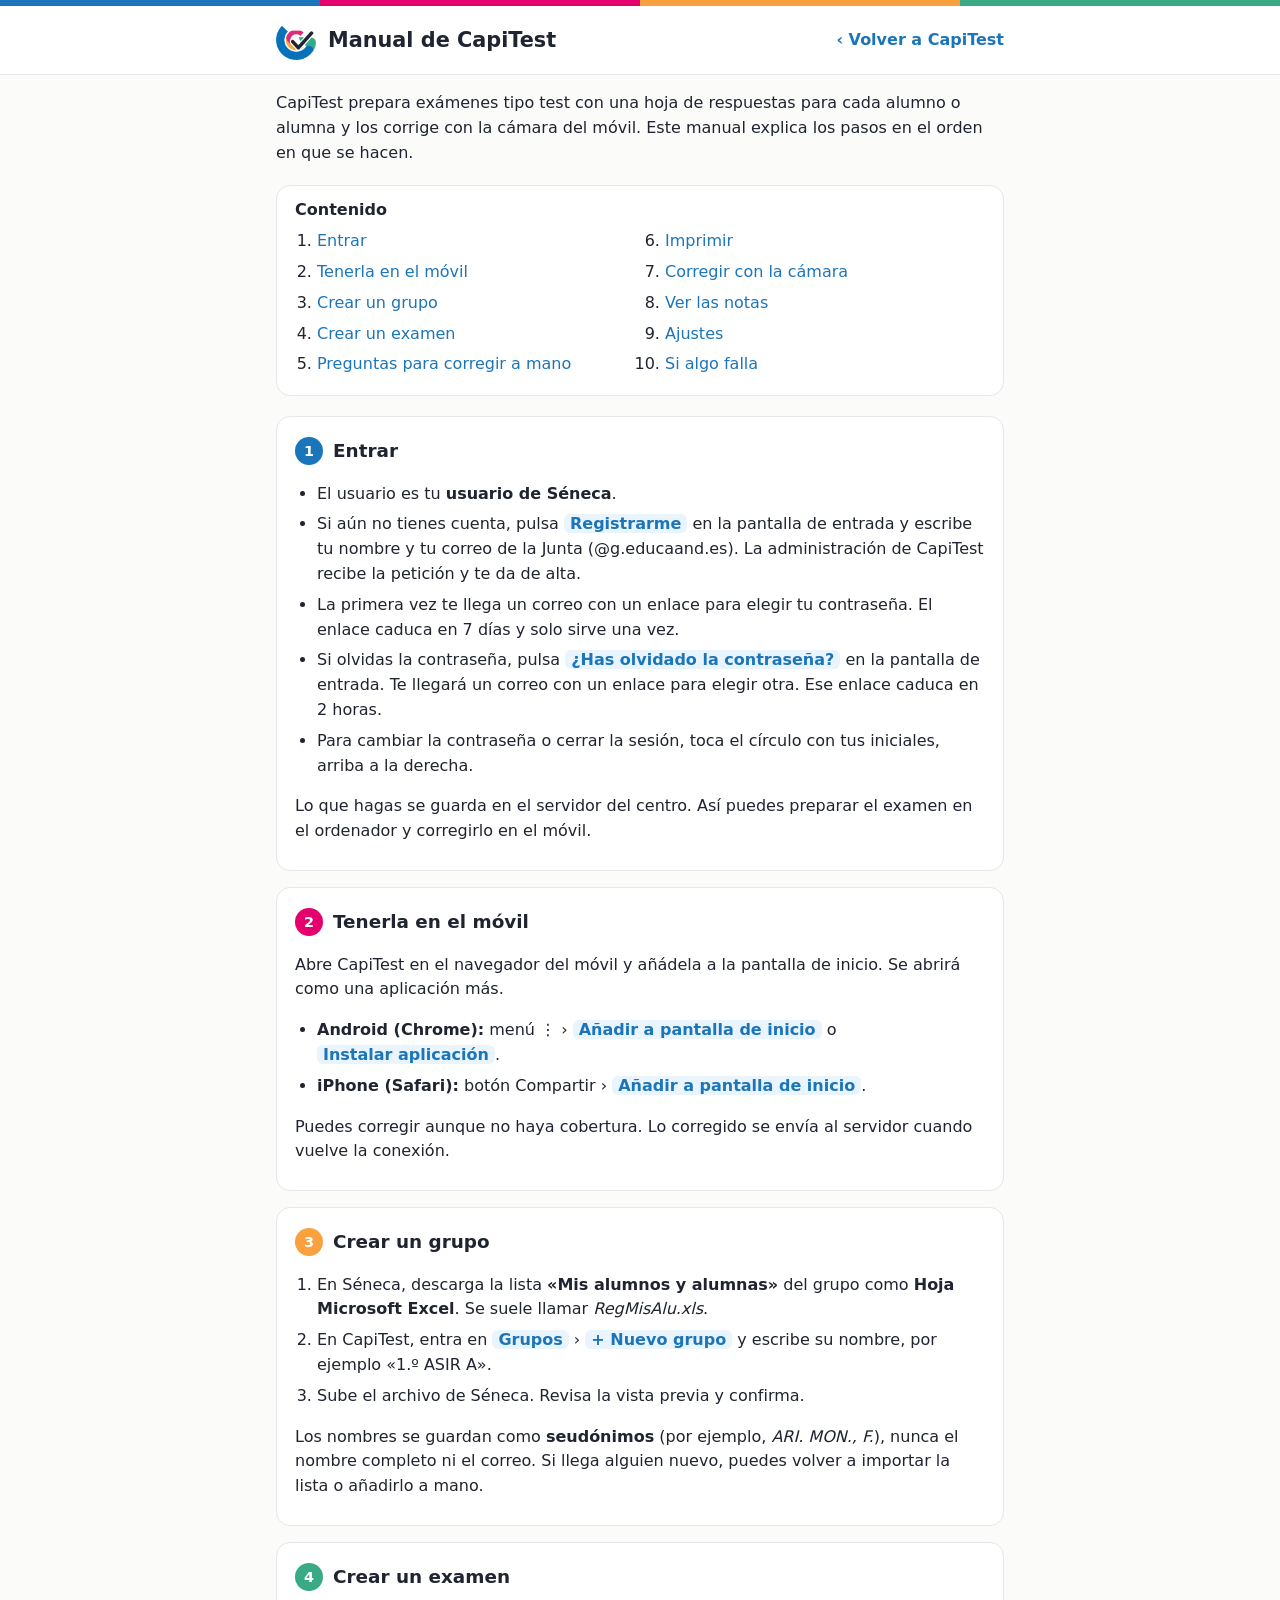
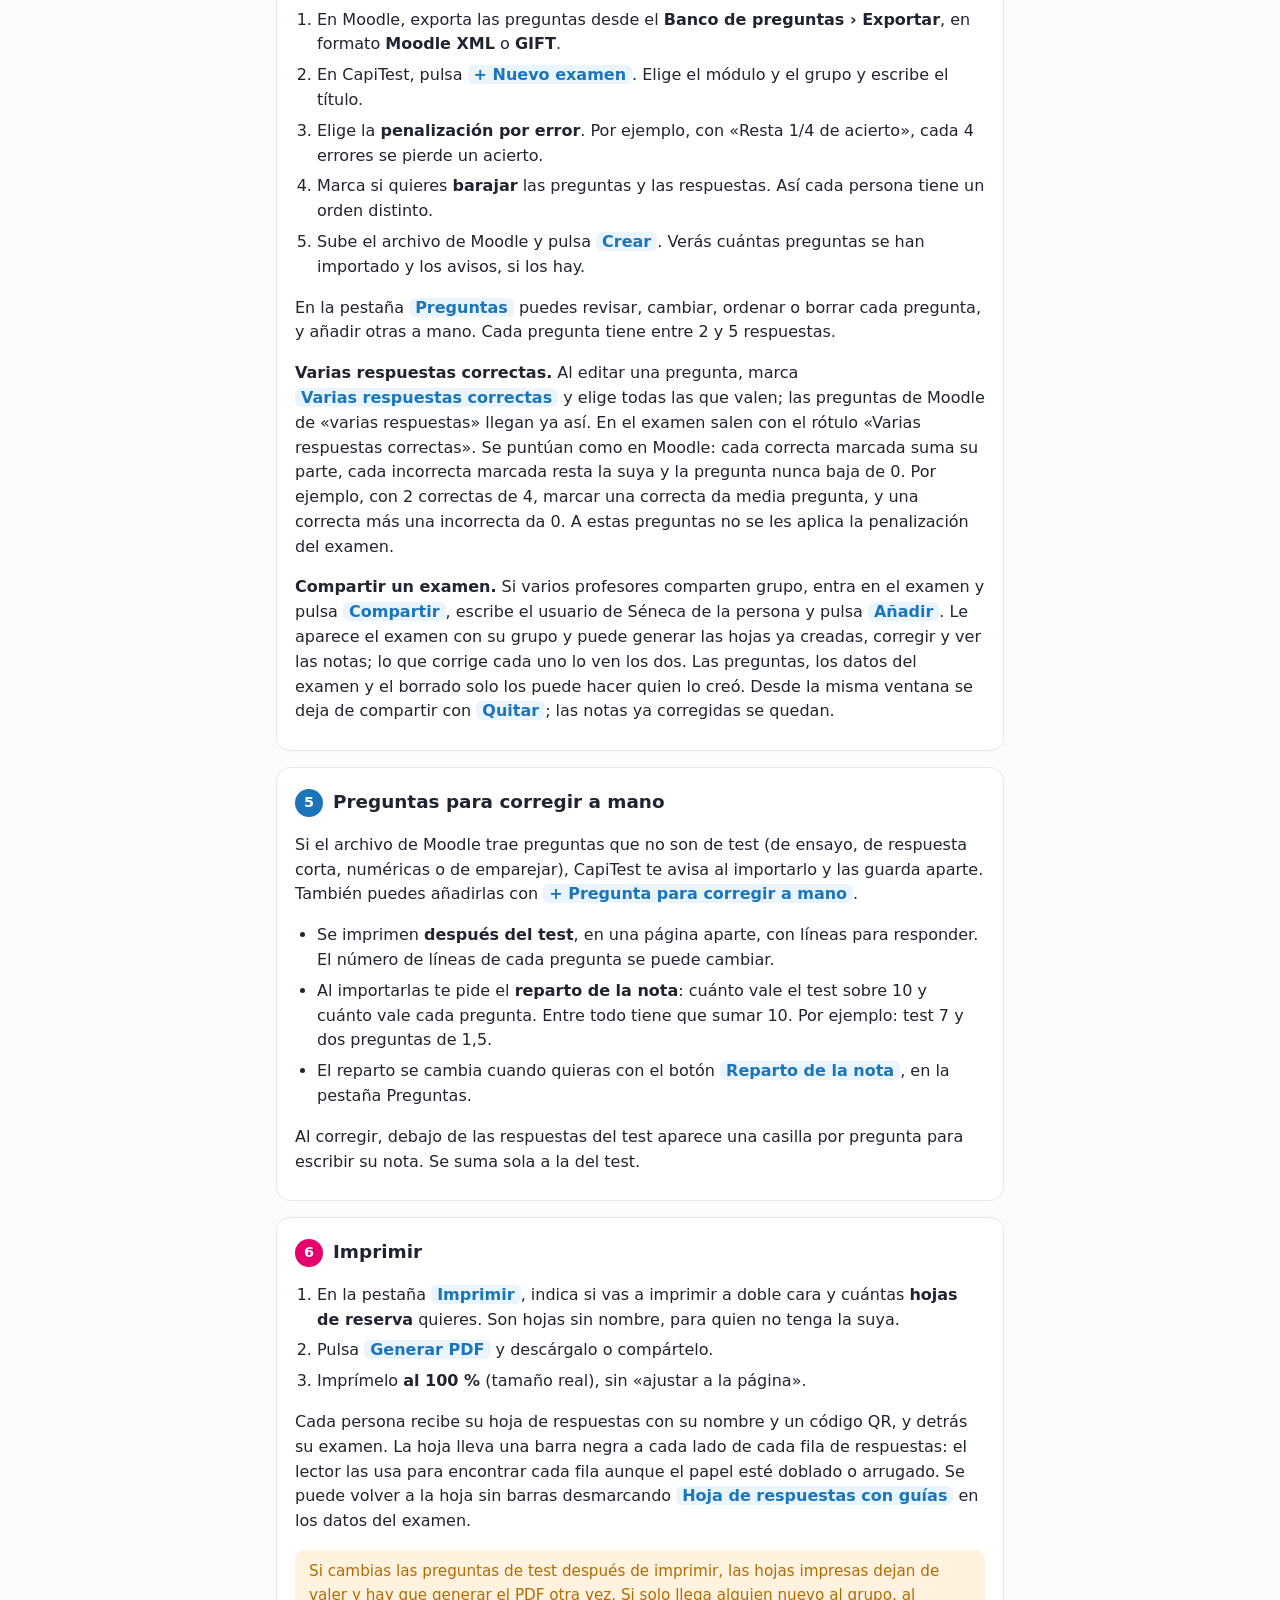
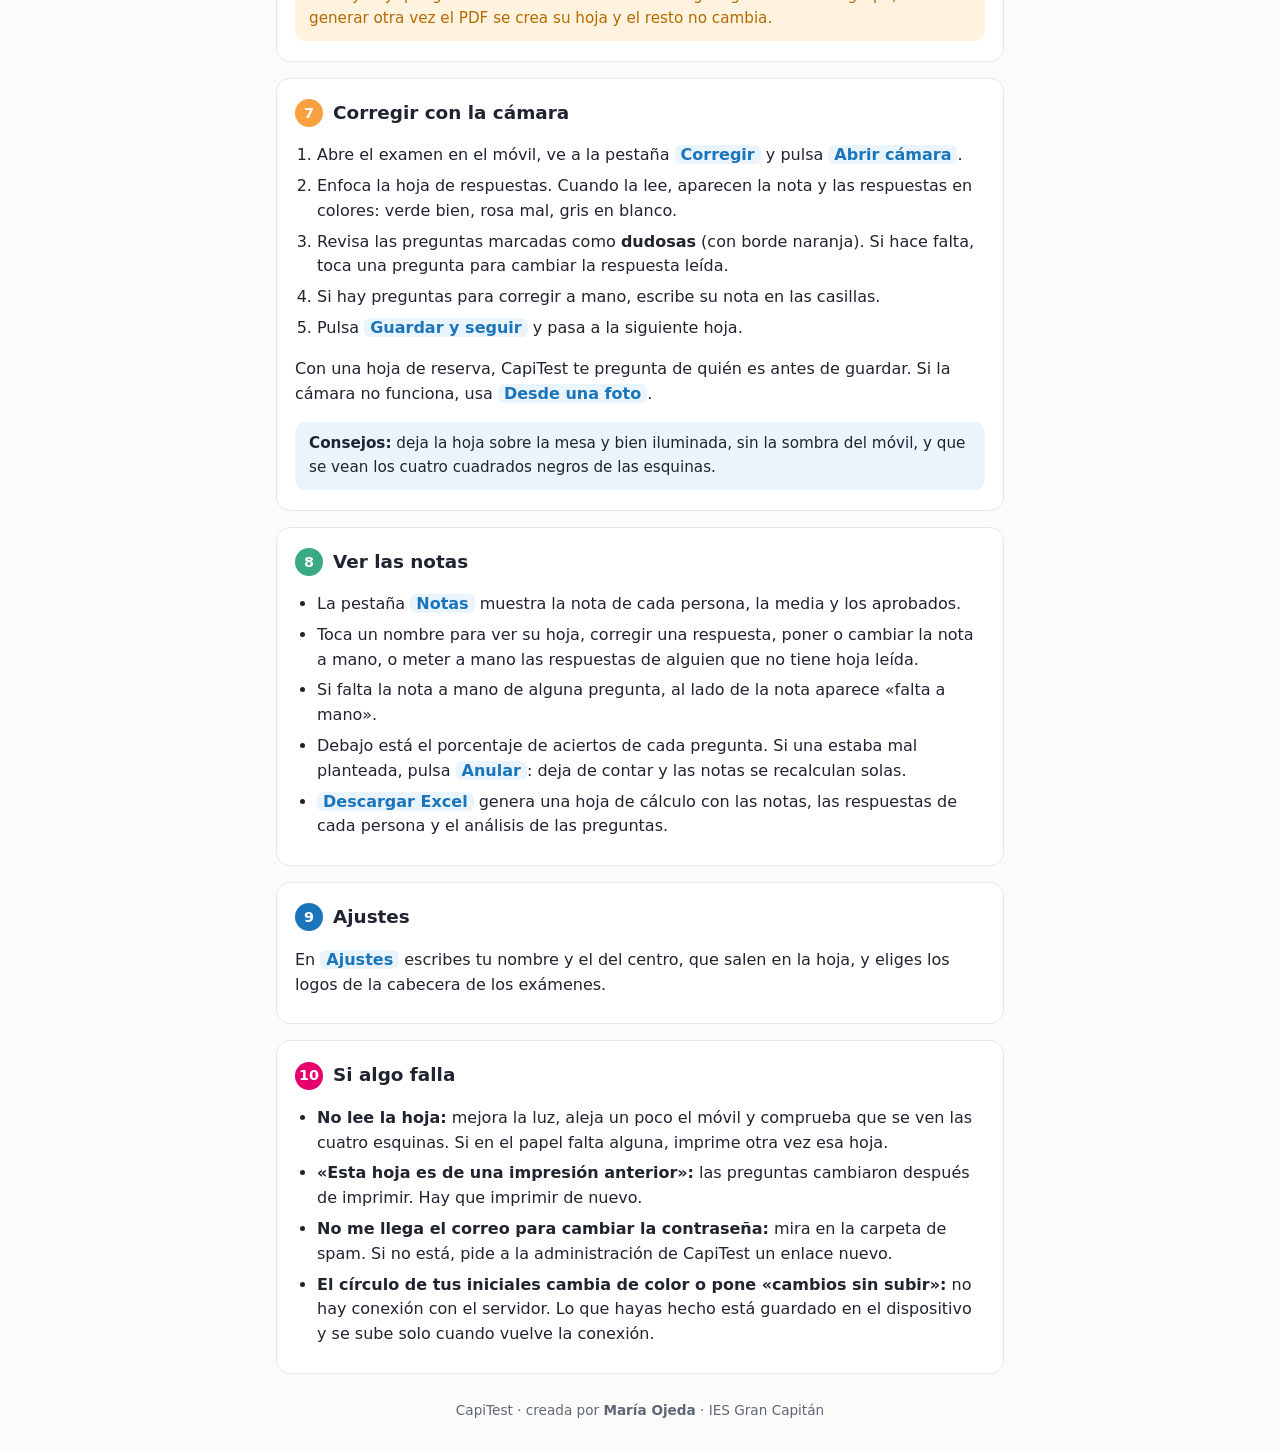
<file: manual.html>
<!doctype html>
<html lang="es">
<head>
<meta charset="utf-8">
<meta name="viewport" content="width=device-width, initial-scale=1, viewport-fit=cover">
<title>Manual de CapiTest</title>
<meta name="theme-color" content="#1b75bb">
<link rel="icon" type="image/png" sizes="32x32" href="icons/favicon-32.png">
<style>
:root {
  --azul: #1b75bb; --magenta: #e5006d; --naranja: #f9a03f; --verde: #3aa985;
  --bg: #fbfbfa; --card: #fff; --ink: #1f2430; --muted: #5f6675; --line: #e5e7eb;
  --soft: #eaf4fc; --warn: #b36b00; --warn-soft: #fff2df;
  color-scheme: light;
}
@media (prefers-color-scheme: dark) {
  :root { --bg: #12161f; --card: #1b2130; --ink: #e8ecf5; --muted: #9aa3b5; --line: #2b3346; --soft: #1d2f45; --azul: #5ea8e6; --warn: #f9a03f; --warn-soft: #3a2c17; color-scheme: dark; }
}
* { box-sizing: border-box; }
body { margin: 0; background: var(--bg); color: var(--ink); font: 16px/1.55 system-ui, -apple-system, "Segoe UI", Roboto, sans-serif; }
.tira { height: 6px; background: linear-gradient(90deg, #1b75bb 0 25%, #e5006d 25% 50%, #f9a03f 50% 75%, #3aa985 75% 100%); }
header { background: var(--card); border-bottom: 1px solid var(--line); }
.in { max-width: 760px; margin: 0 auto; padding: 0 16px; }
header .in { display: flex; align-items: center; gap: 12px; padding-top: 14px; padding-bottom: 14px; }
header img { width: 40px; height: 40px; }
header h1 { margin: 0; font-size: 1.3rem; flex: 1; }
.volver { color: var(--azul); font-weight: 600; text-decoration: none; white-space: nowrap; }
nav.indice { background: var(--card); border: 1px solid var(--line); border-radius: 14px; padding: 12px 18px; margin: 20px 0; }
nav.indice ol { margin: 6px 0 0; padding-left: 22px; columns: 2; column-gap: 28px; }
@media (max-width: 520px) { nav.indice ol { columns: 1; } }
nav.indice a { color: var(--azul); text-decoration: none; }
section { background: var(--card); border: 1px solid var(--line); border-radius: 14px; padding: 4px 18px 10px; margin: 0 0 16px; scroll-margin-top: 12px; }
h2 { font-size: 1.15rem; margin: 16px 0 8px; display: flex; gap: 10px; align-items: center; }
h2 .n { background: var(--azul); color: #fff; border-radius: 50%; width: 28px; height: 28px; display: inline-flex; align-items: center; justify-content: center; font-size: .9rem; flex: none; }
section:nth-of-type(4n+2) h2 .n { background: var(--magenta); }
section:nth-of-type(4n+3) h2 .n { background: var(--naranja); }
section:nth-of-type(4n+4) h2 .n { background: var(--verde); }
ol.pasos, ul { padding-left: 22px; }
li { margin-bottom: 6px; }
b.boton { background: var(--soft); color: var(--azul); border-radius: 6px; padding: 0 6px; white-space: nowrap; }
.nota { background: var(--warn-soft); color: var(--warn); border-radius: 10px; padding: 10px 14px; margin: 10px 0; font-size: .95rem; }
.consejo { background: var(--soft); border-radius: 10px; padding: 10px 14px; margin: 10px 0; font-size: .95rem; }
footer { color: var(--muted); font-size: .85rem; text-align: center; padding: 10px 0 30px; }
</style>
</head>
<body>
<div class="tira"></div>
<header><div class="in">
  <img src="icons/logo-capitest.png" alt="">
  <h1>Manual de CapiTest</h1>
  <a class="volver" href="./">‹ Volver a CapiTest</a>
</div></header>

<main class="in">
  <p>CapiTest prepara exámenes tipo test con una hoja de respuestas para cada alumno o alumna y los corrige con la cámara del móvil. Este manual explica los pasos en el orden en que se hacen.</p>

  <nav class="indice"><b>Contenido</b>
    <ol>
      <li><a href="#entrar">Entrar</a></li>
      <li><a href="#instalar">Tenerla en el móvil</a></li>
      <li><a href="#grupo">Crear un grupo</a></li>
      <li><a href="#examen">Crear un examen</a></li>
      <li><a href="#abiertas">Preguntas para corregir a mano</a></li>
      <li><a href="#imprimir">Imprimir</a></li>
      <li><a href="#corregir">Corregir con la cámara</a></li>
      <li><a href="#notas">Ver las notas</a></li>
      <li><a href="#ajustes">Ajustes</a></li>
      <li><a href="#problemas">Si algo falla</a></li>
    </ol>
  </nav>

  <section id="entrar">
    <h2><span class="n">1</span>Entrar</h2>
    <ul>
      <li>El usuario es tu <b>usuario de Séneca</b>.</li>
      <li>Si aún no tienes cuenta, pulsa <b class="boton">Registrarme</b> en la pantalla de entrada y escribe tu nombre y tu correo de la Junta (@g.educaand.es). La administración de CapiTest recibe la petición y te da de alta.</li>
      <li>La primera vez te llega un correo con un enlace para elegir tu contraseña. El enlace caduca en 7 días y solo sirve una vez.</li>
      <li>Si olvidas la contraseña, pulsa <b class="boton">¿Has olvidado la contraseña?</b> en la pantalla de entrada. Te llegará un correo con un enlace para elegir otra. Ese enlace caduca en 2 horas.</li>
      <li>Para cambiar la contraseña o cerrar la sesión, toca el círculo con tus iniciales, arriba a la derecha.</li>
    </ul>
    <p>Lo que hagas se guarda en el servidor del centro. Así puedes preparar el examen en el ordenador y corregirlo en el móvil.</p>
  </section>

  <section id="instalar">
    <h2><span class="n">2</span>Tenerla en el móvil</h2>
    <p>Abre CapiTest en el navegador del móvil y añádela a la pantalla de inicio. Se abrirá como una aplicación más.</p>
    <ul>
      <li><b>Android (Chrome):</b> menú ⋮ › <b class="boton">Añadir a pantalla de inicio</b> o <b class="boton">Instalar aplicación</b>.</li>
      <li><b>iPhone (Safari):</b> botón Compartir › <b class="boton">Añadir a pantalla de inicio</b>.</li>
    </ul>
    <p>Puedes corregir aunque no haya cobertura. Lo corregido se envía al servidor cuando vuelve la conexión.</p>
  </section>

  <section id="grupo">
    <h2><span class="n">3</span>Crear un grupo</h2>
    <ol class="pasos">
      <li>En Séneca, descarga la lista <b>«Mis alumnos y alumnas»</b> del grupo como <b>Hoja Microsoft Excel</b>. Se suele llamar <i>RegMisAlu.xls</i>.</li>
      <li>En CapiTest, entra en <b class="boton">Grupos</b> › <b class="boton">+ Nuevo grupo</b> y escribe su nombre, por ejemplo «1.º ASIR A».</li>
      <li>Sube el archivo de Séneca. Revisa la vista previa y confirma.</li>
    </ol>
    <p>Los nombres se guardan como <b>seudónimos</b> (por ejemplo, <i>ARI. MON., F.</i>), nunca el nombre completo ni el correo. Si llega alguien nuevo, puedes volver a importar la lista o añadirlo a mano.</p>
  </section>

  <section id="examen">
    <h2><span class="n">4</span>Crear un examen</h2>
    <ol class="pasos">
      <li>En Moodle, exporta las preguntas desde el <b>Banco de preguntas › Exportar</b>, en formato <b>Moodle XML</b> o <b>GIFT</b>.</li>
      <li>En CapiTest, pulsa <b class="boton">+ Nuevo examen</b>. Elige el módulo y el grupo y escribe el título.</li>
      <li>Elige la <b>penalización por error</b>. Por ejemplo, con «Resta 1/4 de acierto», cada 4 errores se pierde un acierto.</li>
      <li>Marca si quieres <b>barajar</b> las preguntas y las respuestas. Así cada persona tiene un orden distinto.</li>
      <li>Sube el archivo de Moodle y pulsa <b class="boton">Crear</b>. Verás cuántas preguntas se han importado y los avisos, si los hay.</li>
    </ol>
    <p>En la pestaña <b class="boton">Preguntas</b> puedes revisar, cambiar, ordenar o borrar cada pregunta, y añadir otras a mano. Cada pregunta tiene entre 2 y 5 respuestas.</p>
    <p><b>Varias respuestas correctas.</b> Al editar una pregunta, marca <b class="boton">Varias respuestas correctas</b> y elige todas las que valen; las preguntas de Moodle de «varias respuestas» llegan ya así. En el examen salen con el rótulo «Varias respuestas correctas». Se puntúan como en Moodle: cada correcta marcada suma su parte, cada incorrecta marcada resta la suya y la pregunta nunca baja de 0. Por ejemplo, con 2 correctas de 4, marcar una correcta da media pregunta, y una correcta más una incorrecta da 0. A estas preguntas no se les aplica la penalización del examen.</p>
    <p><b>Compartir un examen.</b> Si varios profesores comparten grupo, entra en el examen y pulsa <b class="boton">Compartir</b>, escribe el usuario de Séneca de la persona y pulsa <b class="boton">Añadir</b>. Le aparece el examen con su grupo y puede generar las hojas ya creadas, corregir y ver las notas; lo que corrige cada uno lo ven los dos. Las preguntas, los datos del examen y el borrado solo los puede hacer quien lo creó. Desde la misma ventana se deja de compartir con <b class="boton">Quitar</b>; las notas ya corregidas se quedan.</p>
  </section>

  <section id="abiertas">
    <h2><span class="n">5</span>Preguntas para corregir a mano</h2>
    <p>Si el archivo de Moodle trae preguntas que no son de test (de ensayo, de respuesta corta, numéricas o de emparejar), CapiTest te avisa al importarlo y las guarda aparte. También puedes añadirlas con <b class="boton">+ Pregunta para corregir a mano</b>.</p>
    <ul>
      <li>Se imprimen <b>después del test</b>, en una página aparte, con líneas para responder. El número de líneas de cada pregunta se puede cambiar.</li>
      <li>Al importarlas te pide el <b>reparto de la nota</b>: cuánto vale el test sobre 10 y cuánto vale cada pregunta. Entre todo tiene que sumar 10. Por ejemplo: test 7 y dos preguntas de 1,5.</li>
      <li>El reparto se cambia cuando quieras con el botón <b class="boton">Reparto de la nota</b>, en la pestaña Preguntas.</li>
    </ul>
    <p>Al corregir, debajo de las respuestas del test aparece una casilla por pregunta para escribir su nota. Se suma sola a la del test.</p>
  </section>

  <section id="imprimir">
    <h2><span class="n">6</span>Imprimir</h2>
    <ol class="pasos">
      <li>En la pestaña <b class="boton">Imprimir</b>, indica si vas a imprimir a doble cara y cuántas <b>hojas de reserva</b> quieres. Son hojas sin nombre, para quien no tenga la suya.</li>
      <li>Pulsa <b class="boton">Generar PDF</b> y descárgalo o compártelo.</li>
      <li>Imprímelo <b>al 100 %</b> (tamaño real), sin «ajustar a la página».</li>
    </ol>
    <p>Cada persona recibe su hoja de respuestas con su nombre y un código QR, y detrás su examen. La hoja lleva una barra negra a cada lado de cada fila de respuestas: el lector las usa para encontrar cada fila aunque el papel esté doblado o arrugado. Se puede volver a la hoja sin barras desmarcando <b class="boton">Hoja de respuestas con guías</b> en los datos del examen.</p>
    <div class="nota">Si cambias las preguntas de test después de imprimir, las hojas impresas dejan de valer y hay que generar el PDF otra vez. Si solo llega alguien nuevo al grupo, al generar otra vez el PDF se crea su hoja y el resto no cambia.</div>
  </section>

  <section id="corregir">
    <h2><span class="n">7</span>Corregir con la cámara</h2>
    <ol class="pasos">
      <li>Abre el examen en el móvil, ve a la pestaña <b class="boton">Corregir</b> y pulsa <b class="boton">Abrir cámara</b>.</li>
      <li>Enfoca la hoja de respuestas. Cuando la lee, aparecen la nota y las respuestas en colores: verde bien, rosa mal, gris en blanco.</li>
      <li>Revisa las preguntas marcadas como <b>dudosas</b> (con borde naranja). Si hace falta, toca una pregunta para cambiar la respuesta leída.</li>
      <li>Si hay preguntas para corregir a mano, escribe su nota en las casillas.</li>
      <li>Pulsa <b class="boton">Guardar y seguir</b> y pasa a la siguiente hoja.</li>
    </ol>
    <p>Con una hoja de reserva, CapiTest te pregunta de quién es antes de guardar. Si la cámara no funciona, usa <b class="boton">Desde una foto</b>.</p>
    <div class="consejo"><b>Consejos:</b> deja la hoja sobre la mesa y bien iluminada, sin la sombra del móvil, y que se vean los cuatro cuadrados negros de las esquinas.</div>
  </section>

  <section id="notas">
    <h2><span class="n">8</span>Ver las notas</h2>
    <ul>
      <li>La pestaña <b class="boton">Notas</b> muestra la nota de cada persona, la media y los aprobados.</li>
      <li>Toca un nombre para ver su hoja, corregir una respuesta, poner o cambiar la nota a mano, o meter a mano las respuestas de alguien que no tiene hoja leída.</li>
      <li>Si falta la nota a mano de alguna pregunta, al lado de la nota aparece «falta a mano».</li>
      <li>Debajo está el porcentaje de aciertos de cada pregunta. Si una estaba mal planteada, pulsa <b class="boton">Anular</b>: deja de contar y las notas se recalculan solas.</li>
      <li><b class="boton">Descargar Excel</b> genera una hoja de cálculo con las notas, las respuestas de cada persona y el análisis de las preguntas.</li>
    </ul>
  </section>

  <section id="ajustes">
    <h2><span class="n">9</span>Ajustes</h2>
    <p>En <b class="boton">Ajustes</b> escribes tu nombre y el del centro, que salen en la hoja, y eliges los logos de la cabecera de los exámenes.</p>
  </section>

  <section id="problemas">
    <h2><span class="n">10</span>Si algo falla</h2>
    <ul>
      <li><b>No lee la hoja:</b> mejora la luz, aleja un poco el móvil y comprueba que se ven las cuatro esquinas. Si en el papel falta alguna, imprime otra vez esa hoja.</li>
      <li><b>«Esta hoja es de una impresión anterior»:</b> las preguntas cambiaron después de imprimir. Hay que imprimir de nuevo.</li>
      <li><b>No me llega el correo para cambiar la contraseña:</b> mira en la carpeta de spam. Si no está, pide a la administración de CapiTest un enlace nuevo.</li>
      <li><b>El círculo de tus iniciales cambia de color o pone «cambios sin subir»:</b> no hay conexión con el servidor. Lo que hayas hecho está guardado en el dispositivo y se sube solo cuando vuelve la conexión.</li>
    </ul>
  </section>
</main>
<footer>CapiTest · creada por <b>María Ojeda</b> · IES Gran Capitán</footer>
</body>
</html>
</file>
